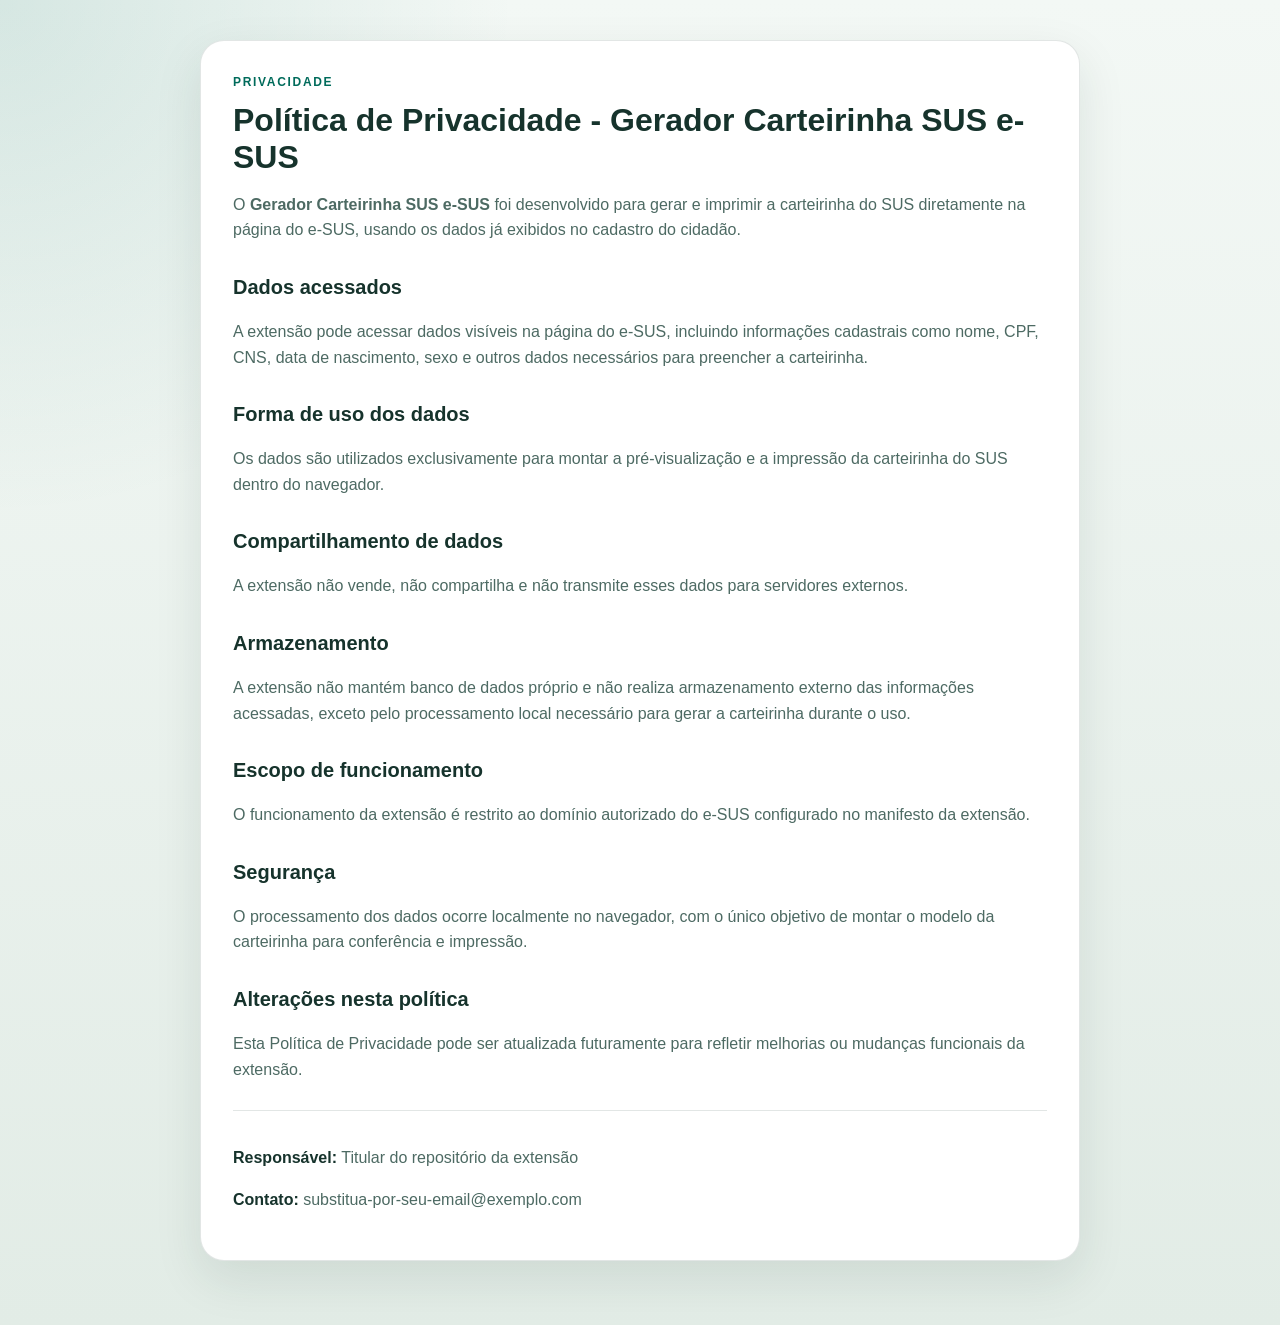
<file: docs/index.html>
<!doctype html>
<html lang="pt-BR">
  <head>
    <meta charset="utf-8">
    <meta http-equiv="refresh" content="0; url=./privacy-policy.html">
    <meta name="viewport" content="width=device-width, initial-scale=1">
    <title>Gerador Carteirinha SUS e-SUS</title>
  </head>
  <body>
    <p>Redirecionando para a política de privacidade...</p>
  </body>
</html>
</file>
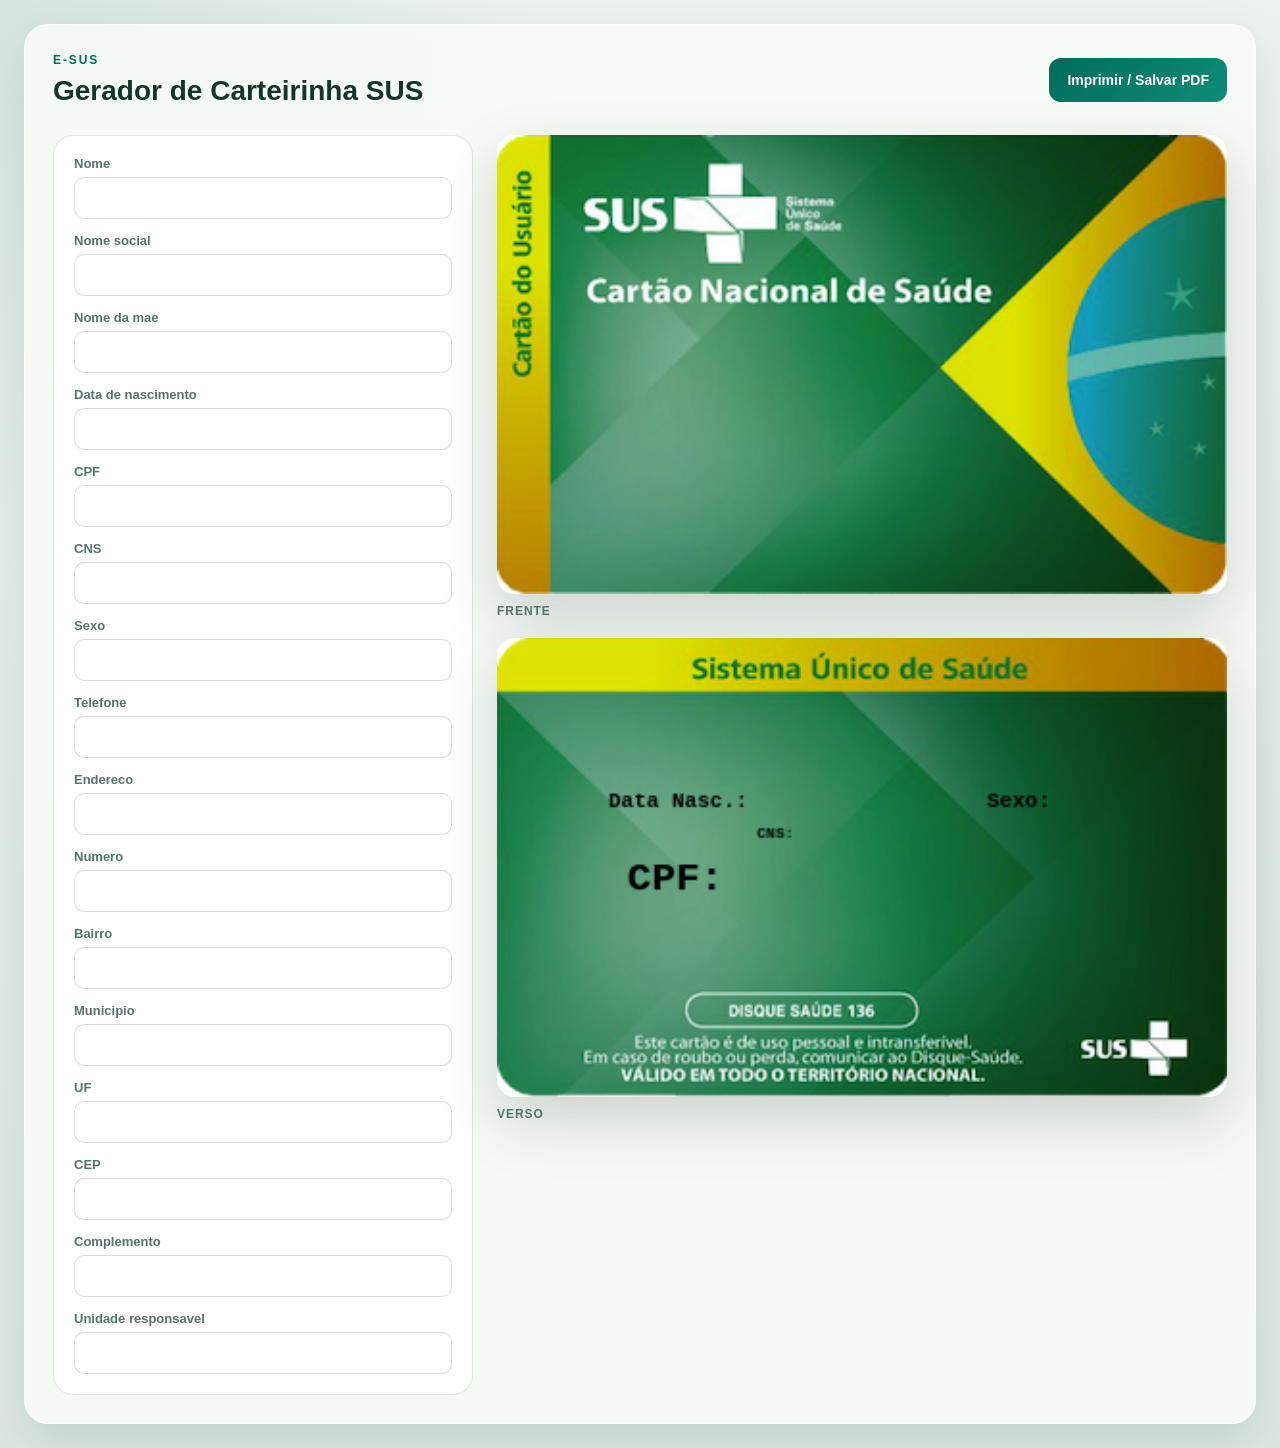
<file: preview.html>
<!doctype html>
<html lang="pt-BR">
  <head>
    <meta charset="utf-8">
    <meta name="viewport" content="width=device-width, initial-scale=1">
    <title>Carteirinha SUS</title>
    <link rel="stylesheet" href="preview.css">
  </head>
  <body>
    <main class="app-shell">
      <section class="panel">
        <div class="panel-head">
          <div>
            <p class="eyebrow">e-SUS</p>
            <h1>Gerador de Carteirinha SUS</h1>
          </div>
          <button id="printButton" class="primary-button" type="button">Imprimir / Salvar PDF</button>
        </div>

        <div class="editor-grid">
          <form id="editorForm" class="editor-form">
            <label>
              <span>Nome</span>
              <input name="nome" type="text">
            </label>
            <label>
              <span>Nome social</span>
              <input name="nomeSocial" type="text">
            </label>
            <label>
              <span>Nome da mae</span>
              <input name="nomeMae" type="text">
            </label>
            <label>
              <span>Data de nascimento</span>
              <input name="dataNascimento" type="text">
            </label>
            <label>
              <span>CPF</span>
              <input name="cpf" type="text">
            </label>
            <label>
              <span>CNS</span>
              <input name="cns" type="text">
            </label>
            <label>
              <span>Sexo</span>
              <input name="sexo" type="text">
            </label>
            <label>
              <span>Telefone</span>
              <input name="telefone" type="text">
            </label>
            <label>
              <span>Endereco</span>
              <input name="endereco" type="text">
            </label>
            <label>
              <span>Numero</span>
              <input name="numero" type="text">
            </label>
            <label>
              <span>Bairro</span>
              <input name="bairro" type="text">
            </label>
            <label>
              <span>Municipio</span>
              <input name="municipio" type="text">
            </label>
            <label>
              <span>UF</span>
              <input name="uf" type="text">
            </label>
            <label>
              <span>CEP</span>
              <input name="cep" type="text">
            </label>
            <label>
              <span>Complemento</span>
              <input name="complemento" type="text">
            </label>
            <label>
              <span>Unidade responsavel</span>
              <input name="unidadeResponsavel" type="text">
            </label>
          </form>

          <section class="preview-stage">
            <div class="cards-stack">
              <figure class="card-preview">
                <canvas id="frontCanvas" width="380" height="239"></canvas>
                <figcaption>Frente</figcaption>
              </figure>
              <figure class="card-preview">
                <canvas id="backCanvas" width="380" height="239"></canvas>
                <figcaption>Verso</figcaption>
              </figure>
            </div>
          </section>
        </div>
      </section>
    </main>
    <script src="preview.js"></script>
  </body>
</html>
</file>
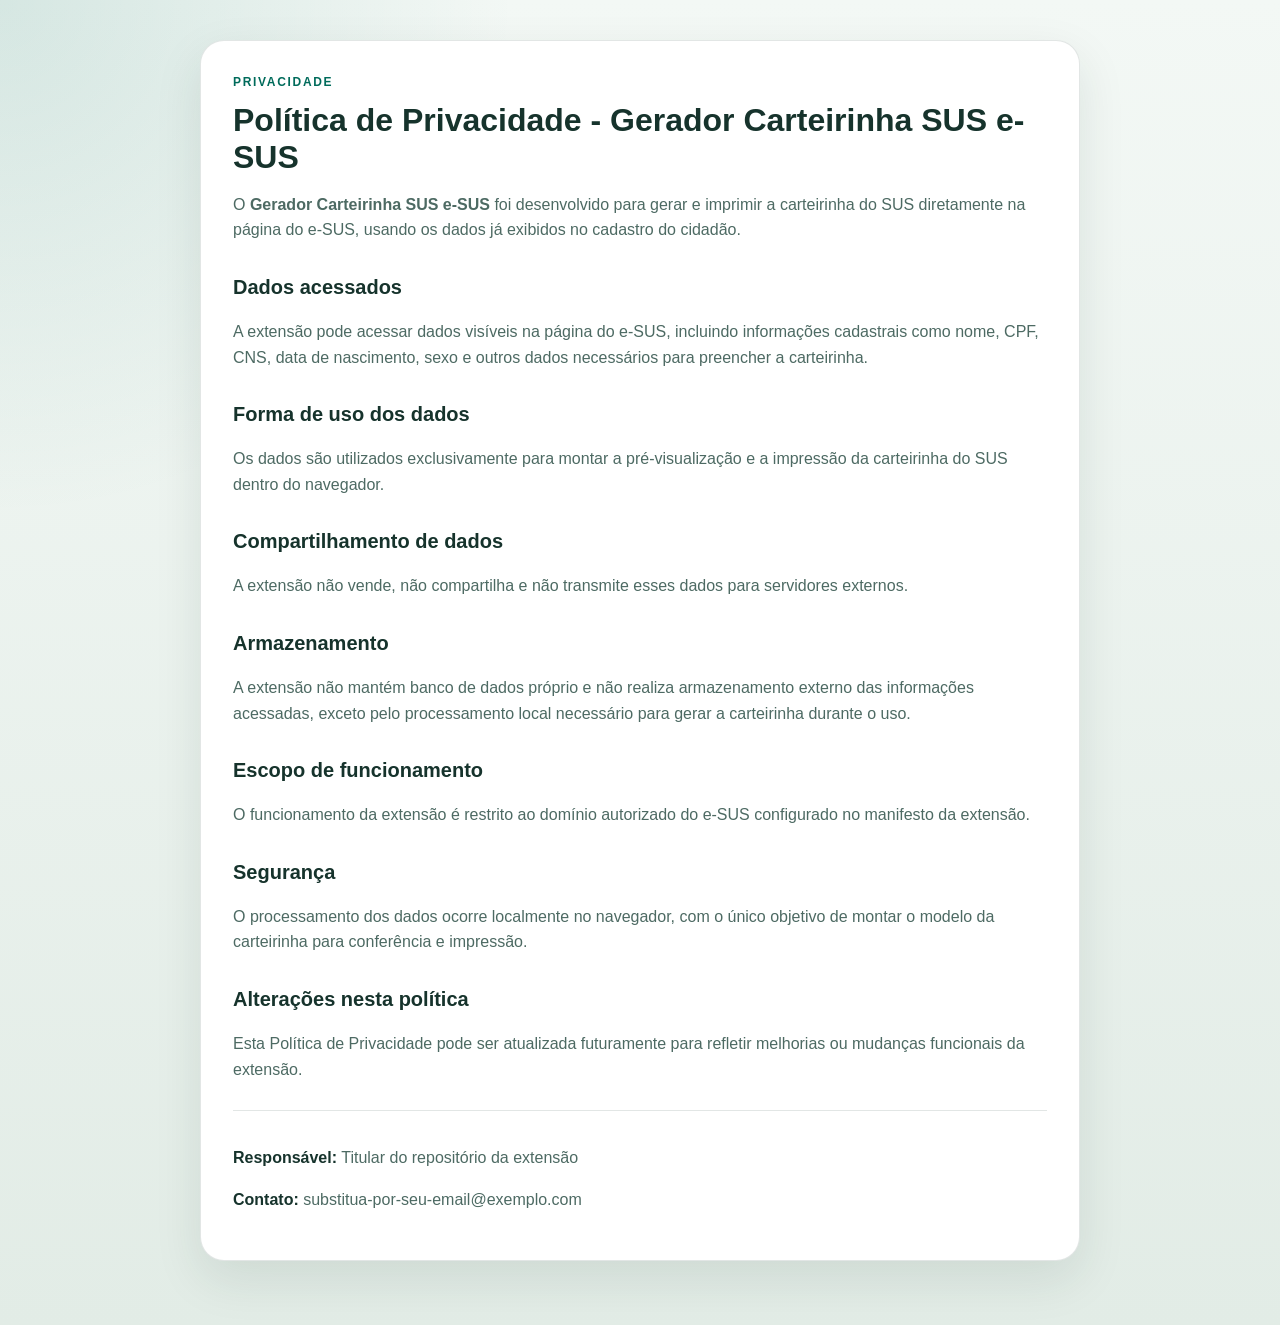
<file: docs/privacy-policy.html>
<!doctype html>
<html lang="pt-BR">
  <head>
    <meta charset="utf-8">
    <meta name="viewport" content="width=device-width, initial-scale=1">
    <title>Política de Privacidade - Gerador Carteirinha SUS e-SUS</title>
    <style>
      :root {
        --bg: #eff5f2;
        --panel: #ffffff;
        --ink: #16332c;
        --muted: #4d6a63;
        --brand: #006b5b;
        --line: rgba(22, 51, 44, 0.12);
      }

      * {
        box-sizing: border-box;
      }

      body {
        margin: 0;
        background:
          radial-gradient(circle at top left, rgba(0, 107, 91, 0.12), transparent 28%),
          linear-gradient(180deg, #f3f8f5, #e2ece6);
        color: var(--ink);
        font: 16px/1.6 "Segoe UI", Arial, sans-serif;
      }

      main {
        margin: 0 auto;
        max-width: 920px;
        padding: 40px 20px 64px;
      }

      .panel {
        background: var(--panel);
        border: 1px solid var(--line);
        border-radius: 24px;
        box-shadow: 0 18px 48px rgba(19, 46, 38, 0.1);
        padding: 32px;
      }

      .eyebrow {
        color: var(--brand);
        font-size: 12px;
        font-weight: 700;
        letter-spacing: 0.14em;
        margin: 0 0 10px;
        text-transform: uppercase;
      }

      h1 {
        font-size: 32px;
        line-height: 1.15;
        margin: 0 0 16px;
      }

      h2 {
        font-size: 20px;
        margin: 28px 0 10px;
      }

      p, li {
        color: var(--muted);
      }

      ul {
        margin: 10px 0 0;
        padding-left: 22px;
      }

      .meta {
        border-top: 1px solid var(--line);
        margin-top: 28px;
        padding-top: 18px;
      }

      .meta strong {
        color: var(--ink);
      }

      @media (max-width: 640px) {
        .panel {
          padding: 24px;
        }

        h1 {
          font-size: 26px;
        }
      }
    </style>
  </head>
  <body>
    <main>
      <section class="panel">
        <p class="eyebrow">Privacidade</p>
        <h1>Política de Privacidade - Gerador Carteirinha SUS e-SUS</h1>
        <p>
          O <strong>Gerador Carteirinha SUS e-SUS</strong> foi desenvolvido para gerar e imprimir a
          carteirinha do SUS diretamente na página do e-SUS, usando os dados já exibidos no cadastro do cidadão.
        </p>

        <h2>Dados acessados</h2>
        <p>
          A extensão pode acessar dados visíveis na página do e-SUS, incluindo informações cadastrais como
          nome, CPF, CNS, data de nascimento, sexo e outros dados necessários para preencher a carteirinha.
        </p>

        <h2>Forma de uso dos dados</h2>
        <p>
          Os dados são utilizados exclusivamente para montar a pré-visualização e a impressão da carteirinha
          do SUS dentro do navegador.
        </p>

        <h2>Compartilhamento de dados</h2>
        <p>
          A extensão não vende, não compartilha e não transmite esses dados para servidores externos.
        </p>

        <h2>Armazenamento</h2>
        <p>
          A extensão não mantém banco de dados próprio e não realiza armazenamento externo das informações
          acessadas, exceto pelo processamento local necessário para gerar a carteirinha durante o uso.
        </p>

        <h2>Escopo de funcionamento</h2>
        <p>
          O funcionamento da extensão é restrito ao domínio autorizado do e-SUS configurado no manifesto da
          extensão.
        </p>

        <h2>Segurança</h2>
        <p>
          O processamento dos dados ocorre localmente no navegador, com o único objetivo de montar o modelo
          da carteirinha para conferência e impressão.
        </p>

        <h2>Alterações nesta política</h2>
        <p>
          Esta Política de Privacidade pode ser atualizada futuramente para refletir melhorias ou mudanças
          funcionais da extensão.
        </p>

        <div class="meta">
          <p><strong>Responsável:</strong> Titular do repositório da extensão</p>
          <p><strong>Contato:</strong> substitua-por-seu-email@exemplo.com</p>
        </div>
      </section>
    </main>
  </body>
</html>
</file>
<file: preview.css>
:root {
  --bg: #e7efe9;
  --panel: #f8fbf7;
  --ink: #12352c;
  --muted: #53736b;
  --brand: #006b5b;
  --brand-strong: #004f43;
  --line: rgba(18, 53, 44, 0.12);
}

* {
  box-sizing: border-box;
}

body {
  margin: 0;
  background:
    radial-gradient(circle at top left, rgba(0, 107, 91, 0.1), transparent 28%),
    linear-gradient(180deg, #edf3ef, #dbe8e1);
  color: var(--ink);
  font-family: "Segoe UI", sans-serif;
}

.app-shell {
  min-height: 100vh;
  padding: 24px;
}

.panel {
  background: rgba(248, 251, 247, 0.92);
  border: 1px solid rgba(255, 255, 255, 0.55);
  border-radius: 24px;
  box-shadow: 0 18px 50px rgba(26, 54, 45, 0.12);
  margin: 0 auto;
  max-width: 1280px;
  padding: 28px;
}

.panel-head {
  align-items: center;
  display: flex;
  gap: 16px;
  justify-content: space-between;
  margin-bottom: 28px;
}

.eyebrow {
  color: var(--brand);
  font-size: 12px;
  font-weight: 700;
  letter-spacing: 0.16em;
  margin: 0 0 8px;
  text-transform: uppercase;
}

h1 {
  font-size: 28px;
  margin: 0;
}

.primary-button {
  appearance: none;
  background: linear-gradient(135deg, var(--brand), #0d8d77);
  border: 0;
  border-radius: 12px;
  color: #fff;
  cursor: pointer;
  font: 700 14px/1.2 "Segoe UI", sans-serif;
  padding: 14px 18px;
}

.editor-grid {
  display: grid;
  gap: 24px;
  grid-template-columns: minmax(320px, 420px) minmax(0, 1fr);
}

.editor-form {
  background: #fff;
  border: 1px solid var(--line);
  border-radius: 20px;
  display: grid;
  gap: 14px;
  padding: 20px;
}

.editor-form label {
  display: grid;
  gap: 6px;
}

.editor-form span {
  color: var(--muted);
  font-size: 13px;
  font-weight: 700;
}

.editor-form input {
  background: #fff;
  border: 1px solid rgba(18, 53, 44, 0.16);
  border-radius: 10px;
  color: var(--ink);
  font: 500 14px/1.2 "Segoe UI", sans-serif;
  min-height: 42px;
  padding: 10px 12px;
}

.preview-stage {
  align-items: start;
  display: flex;
  justify-content: center;
}

.cards-stack {
  display: grid;
  gap: 20px;
}

.card-preview {
  margin: 0;
}

.card-preview canvas {
  background: #fff;
  border-radius: 18px;
  box-shadow: 0 24px 60px rgba(17, 42, 35, 0.18);
  display: block;
  height: auto;
  max-width: 100%;
  width: 760px;
}

.card-preview figcaption {
  color: var(--muted);
  font-size: 12px;
  font-weight: 700;
  letter-spacing: 0.08em;
  margin-top: 10px;
  text-transform: uppercase;
}

@media print {
  body {
    background: #fff;
  }

  .panel {
    background: #fff;
    border: 0;
    box-shadow: none;
    padding: 0;
  }

  .panel-head,
  .editor-form {
    display: none;
  }

  .editor-grid {
    display: block;
  }

  .cards-stack {
    gap: 8mm;
  }

  .card-preview {
    break-inside: avoid;
  }

  .card-preview canvas {
    border-radius: 0;
    box-shadow: none;
    width: 85.6mm;
  }

  .card-preview figcaption {
    display: none;
  }
}

@media (max-width: 980px) {
  .editor-grid {
    grid-template-columns: 1fr;
  }

  .card-preview canvas {
    width: 100%;
  }
}
</file>
